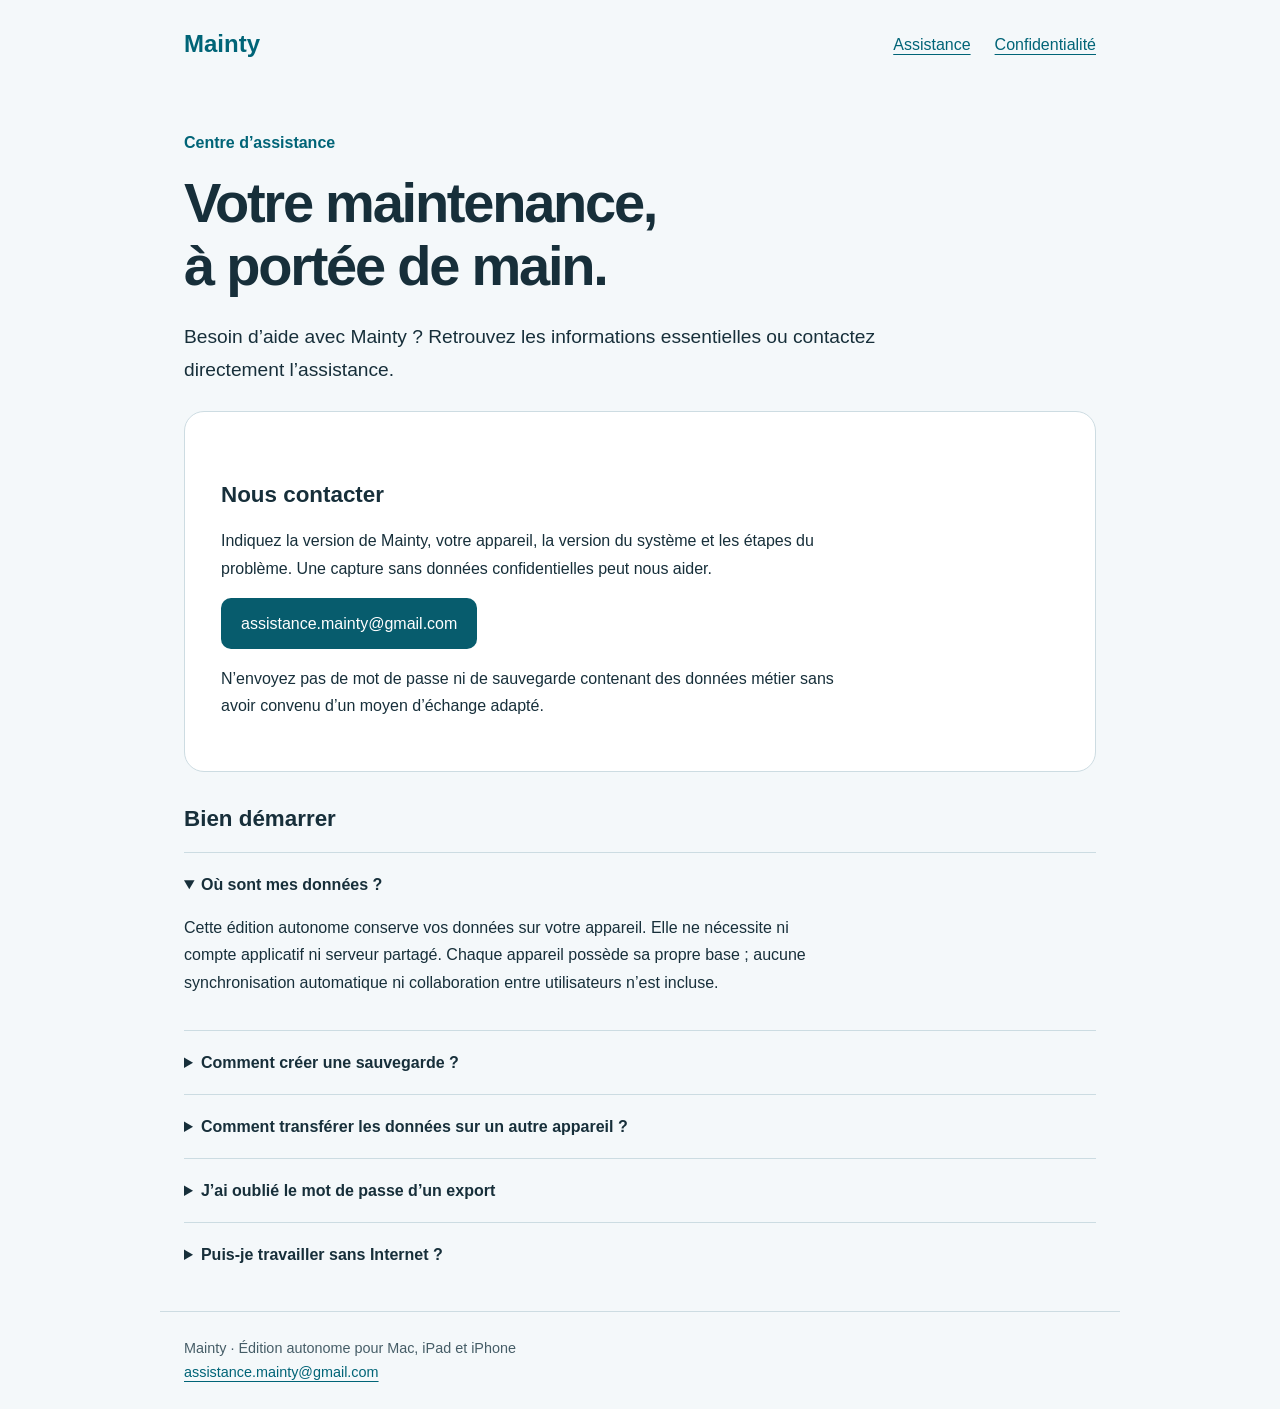
<file: index.html>
<!doctype html><html lang="fr"><head><meta charset="utf-8"><meta name="viewport" content="width=device-width,initial-scale=1"><meta name="description" content="Aide et assistance pour Mainty : sauvegardes, transfert manuel et contact."><title>Assistance — Mainty</title><link rel="stylesheet" href="./style.css"></head><body><a class="skip" href="#contenu">Aller au contenu</a><header><a class="brand" href="./">Mainty</a><nav aria-label="Navigation principale"><a href="./">Assistance</a><a href="./confidentialite.html">Confidentialité</a></nav></header><main id="contenu"><p class="eyebrow">Centre d’assistance</p><h1>Votre maintenance,<br>à portée de main.</h1><p class="lead">Besoin d’aide avec Mainty ? Retrouvez les informations essentielles ou contactez directement l’assistance.</p><section class="panel"><h2>Nous contacter</h2><p>Indiquez la version de Mainty, votre appareil, la version du système et les étapes du problème. Une capture sans données confidentielles peut nous aider.</p><a class="contact" href="mailto:assistance.mainty@gmail.com">assistance.mainty@gmail.com</a><p>N’envoyez pas de mot de passe ni de sauvegarde contenant des données métier sans avoir convenu d’un moyen d’échange adapté.</p></section><h2>Bien démarrer</h2><details open><summary>Où sont mes données ?</summary><p>Cette édition autonome conserve vos données sur votre appareil. Elle ne nécessite ni compte applicatif ni serveur partagé. Chaque appareil possède sa propre base ; aucune synchronisation automatique ni collaboration entre utilisateurs n’est incluse.</p></details><details><summary>Comment créer une sauvegarde ?</summary><p>Ouvrez Administration, puis Données. Créez une sauvegarde, puis utilisez Exporter pour conserver une copie dans un emplacement de votre choix. Protégez l’export avec un mot de passe et gardez-le en lieu sûr.</p><p>Une copie conservée uniquement sur le même appareil ne protège pas contre sa perte. Conservez aussi une copie ailleurs.</p></details><details><summary>Comment transférer les données sur un autre appareil ?</summary><p>Exportez une sauvegarde avec un mot de passe, puis transférez ce fichier sur l’autre appareil. Dans Mainty, utilisez Importer, saisissez le mot de passe, puis choisissez Restaurer.</p><p>Une restauration remplace les données locales ; elle ne fusionne pas deux bases. Une copie de récupération est créée avant la restauration. Sauvegardez toujours vos données actuelles avant un transfert.</p></details><details><summary>J’ai oublié le mot de passe d’un export</summary><p>L’assistance ne peut pas récupérer ce mot de passe. Si vos données sont encore présentes dans Mainty sur l’appareil d’origine, créez un nouvel export avec un nouveau mot de passe.</p></details><details><summary>Puis-je travailler sans Internet ?</summary><p>Les données de l’édition autonome sont locales. Le téléchargement de l’application, certains services Apple et l’ouverture de liens externes nécessitent une connexion. Un transfert via un fournisseur cloud dépend également de sa connexion.</p></details></main><footer>Mainty · Édition autonome pour Mac, iPad et iPhone<br><a href="mailto:assistance.mainty@gmail.com">assistance.mainty@gmail.com</a></footer></body></html>
</file>
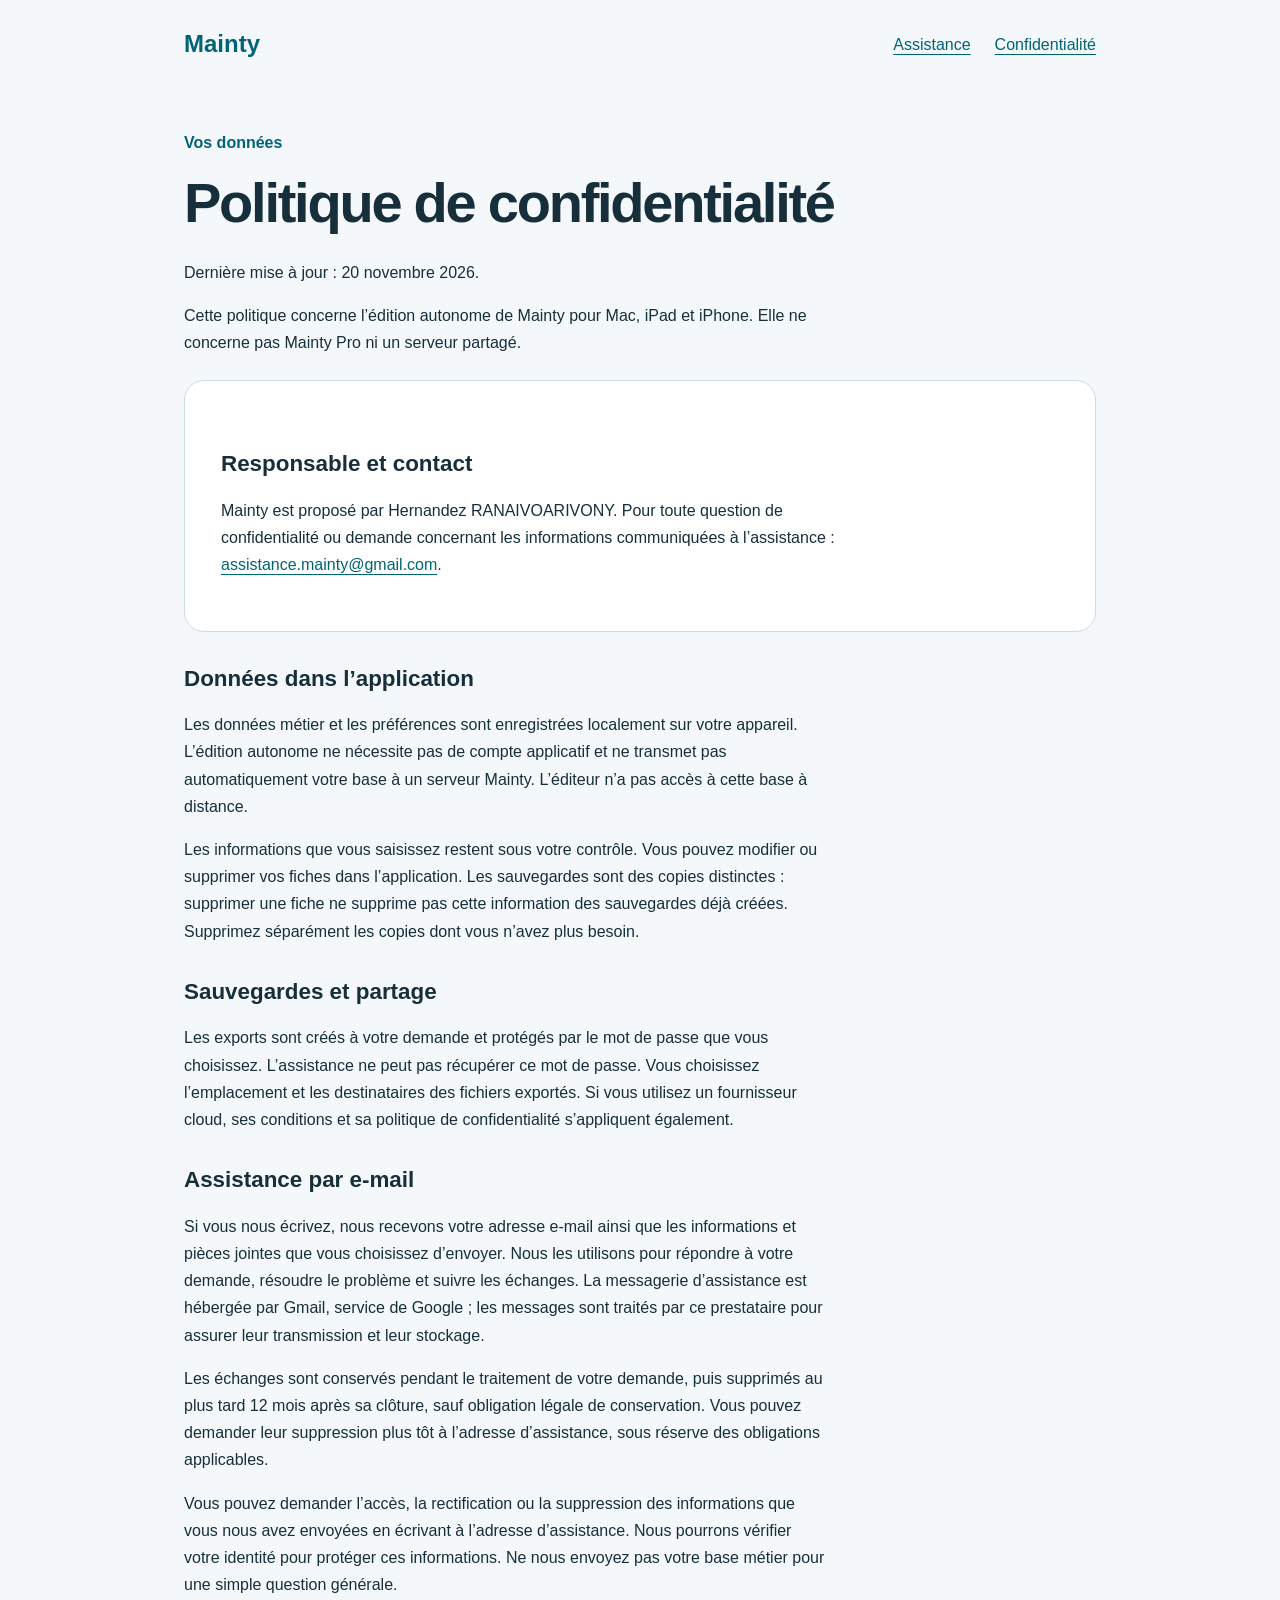
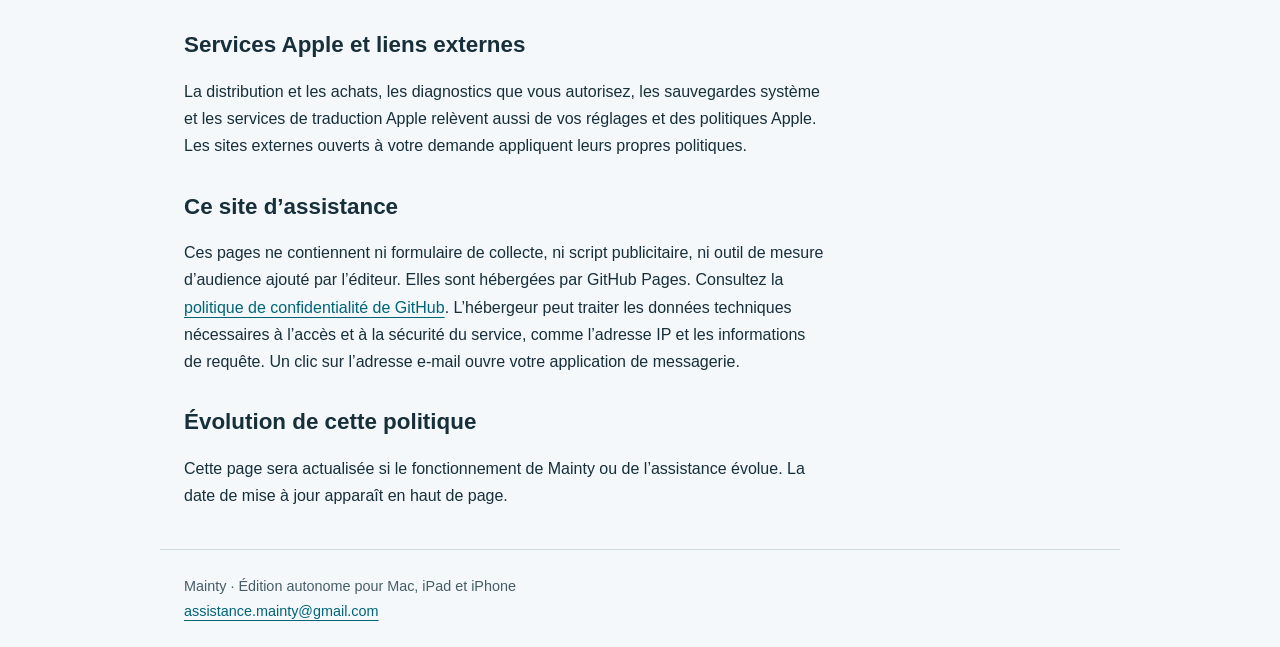
<file: confidentialite.html>
<!doctype html><html lang="fr"><head><meta charset="utf-8"><meta name="viewport" content="width=device-width,initial-scale=1"><meta name="description" content="Politique de confidentialité de Mainty autonome et contact pour vos demandes."><title>Politique de confidentialité — Mainty</title><link rel="stylesheet" href="./style.css"></head><body><a class="skip" href="#contenu">Aller au contenu</a><header><a class="brand" href="./">Mainty</a><nav aria-label="Navigation principale"><a href="./">Assistance</a><a href="./confidentialite.html">Confidentialité</a></nav></header><main id="contenu"><p class="eyebrow">Vos données</p><h1>Politique de confidentialité</h1><p>Dernière mise à jour : 20 novembre 2026.</p><p>Cette politique concerne l’édition autonome de Mainty pour Mac, iPad et iPhone. Elle ne concerne pas Mainty Pro ni un serveur partagé.</p><section class="panel"><h2>Responsable et contact</h2><p>Mainty est proposé par Hernandez RANAIVOARIVONY. Pour toute question de confidentialité ou demande concernant les informations communiquées à l’assistance : <a href="mailto:assistance.mainty@gmail.com">assistance.mainty@gmail.com</a>.</p></section><h2>Données dans l’application</h2><p>Les données métier et les préférences sont enregistrées localement sur votre appareil. L’édition autonome ne nécessite pas de compte applicatif et ne transmet pas automatiquement votre base à un serveur Mainty. L’éditeur n’a pas accès à cette base à distance.</p><p>Les informations que vous saisissez restent sous votre contrôle. Vous pouvez modifier ou supprimer vos fiches dans l’application. Les sauvegardes sont des copies distinctes : supprimer une fiche ne supprime pas cette information des sauvegardes déjà créées. Supprimez séparément les copies dont vous n’avez plus besoin.</p><h2>Sauvegardes et partage</h2><p>Les exports sont créés à votre demande et protégés par le mot de passe que vous choisissez. L’assistance ne peut pas récupérer ce mot de passe. Vous choisissez l’emplacement et les destinataires des fichiers exportés. Si vous utilisez un fournisseur cloud, ses conditions et sa politique de confidentialité s’appliquent également.</p><h2>Assistance par e-mail</h2><p>Si vous nous écrivez, nous recevons votre adresse e-mail ainsi que les informations et pièces jointes que vous choisissez d’envoyer. Nous les utilisons pour répondre à votre demande, résoudre le problème et suivre les échanges. La messagerie d’assistance est hébergée par Gmail, service de Google ; les messages sont traités par ce prestataire pour assurer leur transmission et leur stockage.</p><p id="retention">Les échanges sont conservés pendant le traitement de votre demande, puis supprimés au plus tard 12 mois après sa clôture, sauf obligation légale de conservation. Vous pouvez demander leur suppression plus tôt à l’adresse d’assistance, sous réserve des obligations applicables.</p><p>Vous pouvez demander l’accès, la rectification ou la suppression des informations que vous nous avez envoyées en écrivant à l’adresse d’assistance. Nous pourrons vérifier votre identité pour protéger ces informations. Ne nous envoyez pas votre base métier pour une simple question générale.</p><h2>Services Apple et liens externes</h2><p>La distribution et les achats, les diagnostics que vous autorisez, les sauvegardes système et les services de traduction Apple relèvent aussi de vos réglages et des politiques Apple. Les sites externes ouverts à votre demande appliquent leurs propres politiques.</p><h2>Ce site d’assistance</h2><p>Ces pages ne contiennent ni formulaire de collecte, ni script publicitaire, ni outil de mesure d’audience ajouté par l’éditeur. Elles sont hébergées par GitHub Pages. Consultez la <a href="https://docs.github.com/en/site-policy/privacy-policies/github-general-privacy-statement">politique de confidentialité de GitHub</a>. L’hébergeur peut traiter les données techniques nécessaires à l’accès et à la sécurité du service, comme l’adresse IP et les informations de requête. Un clic sur l’adresse e-mail ouvre votre application de messagerie.</p><h2>Évolution de cette politique</h2><p>Cette page sera actualisée si le fonctionnement de Mainty ou de l’assistance évolue. La date de mise à jour apparaît en haut de page.</p></main><footer>Mainty · Édition autonome pour Mac, iPad et iPhone<br><a href="mailto:assistance.mainty@gmail.com">assistance.mainty@gmail.com</a></footer></body></html>
</file>
<file: style.css>
*{box-sizing:border-box}html{font-size:100%}body{margin:0;background:#f4f8fa;color:#172f3a;font:1rem/1.7 -apple-system,BlinkMacSystemFont,"Segoe UI",sans-serif}header,main,footer{max-width:960px;margin:auto;padding:24px}header{display:flex;align-items:center;justify-content:space-between;gap:20px;flex-wrap:wrap}a{color:#006477;text-underline-offset:4px}a:focus-visible,summary:focus-visible{outline:3px solid #a15a00;outline-offset:5px}.brand{font-size:1.5rem;font-weight:750;text-decoration:none}nav{display:flex;gap:24px;flex-wrap:wrap}h1{font-size:clamp(2rem,5vw,3.5rem);line-height:1.12;letter-spacing:-.04em;margin:16px 0 24px}h2{font-size:1.4rem;line-height:1.3;margin-top:32px}p{max-width:72ch}.eyebrow{font-weight:650;color:#006477}.lead{font-size:1.2rem}.panel{background:white;border:1px solid #cddce2;border-radius:20px;padding:clamp(20px,4vw,36px);margin:24px 0}.contact{display:inline-block;background:#075c6d;color:white;padding:12px 20px;border-radius:10px;text-decoration:none;overflow-wrap:anywhere}details{border-top:1px solid #ccdce2;padding:18px 0}summary{font-weight:650;cursor:pointer}footer{border-top:1px solid #cddce2;color:#465d67;font-size:.9rem}.skip{position:absolute;left:-9999px}.skip:focus{position:static}li{margin:8px 0}@media(max-width:440px){header,main,footer{padding:20px}nav{gap:16px}}
</file>
